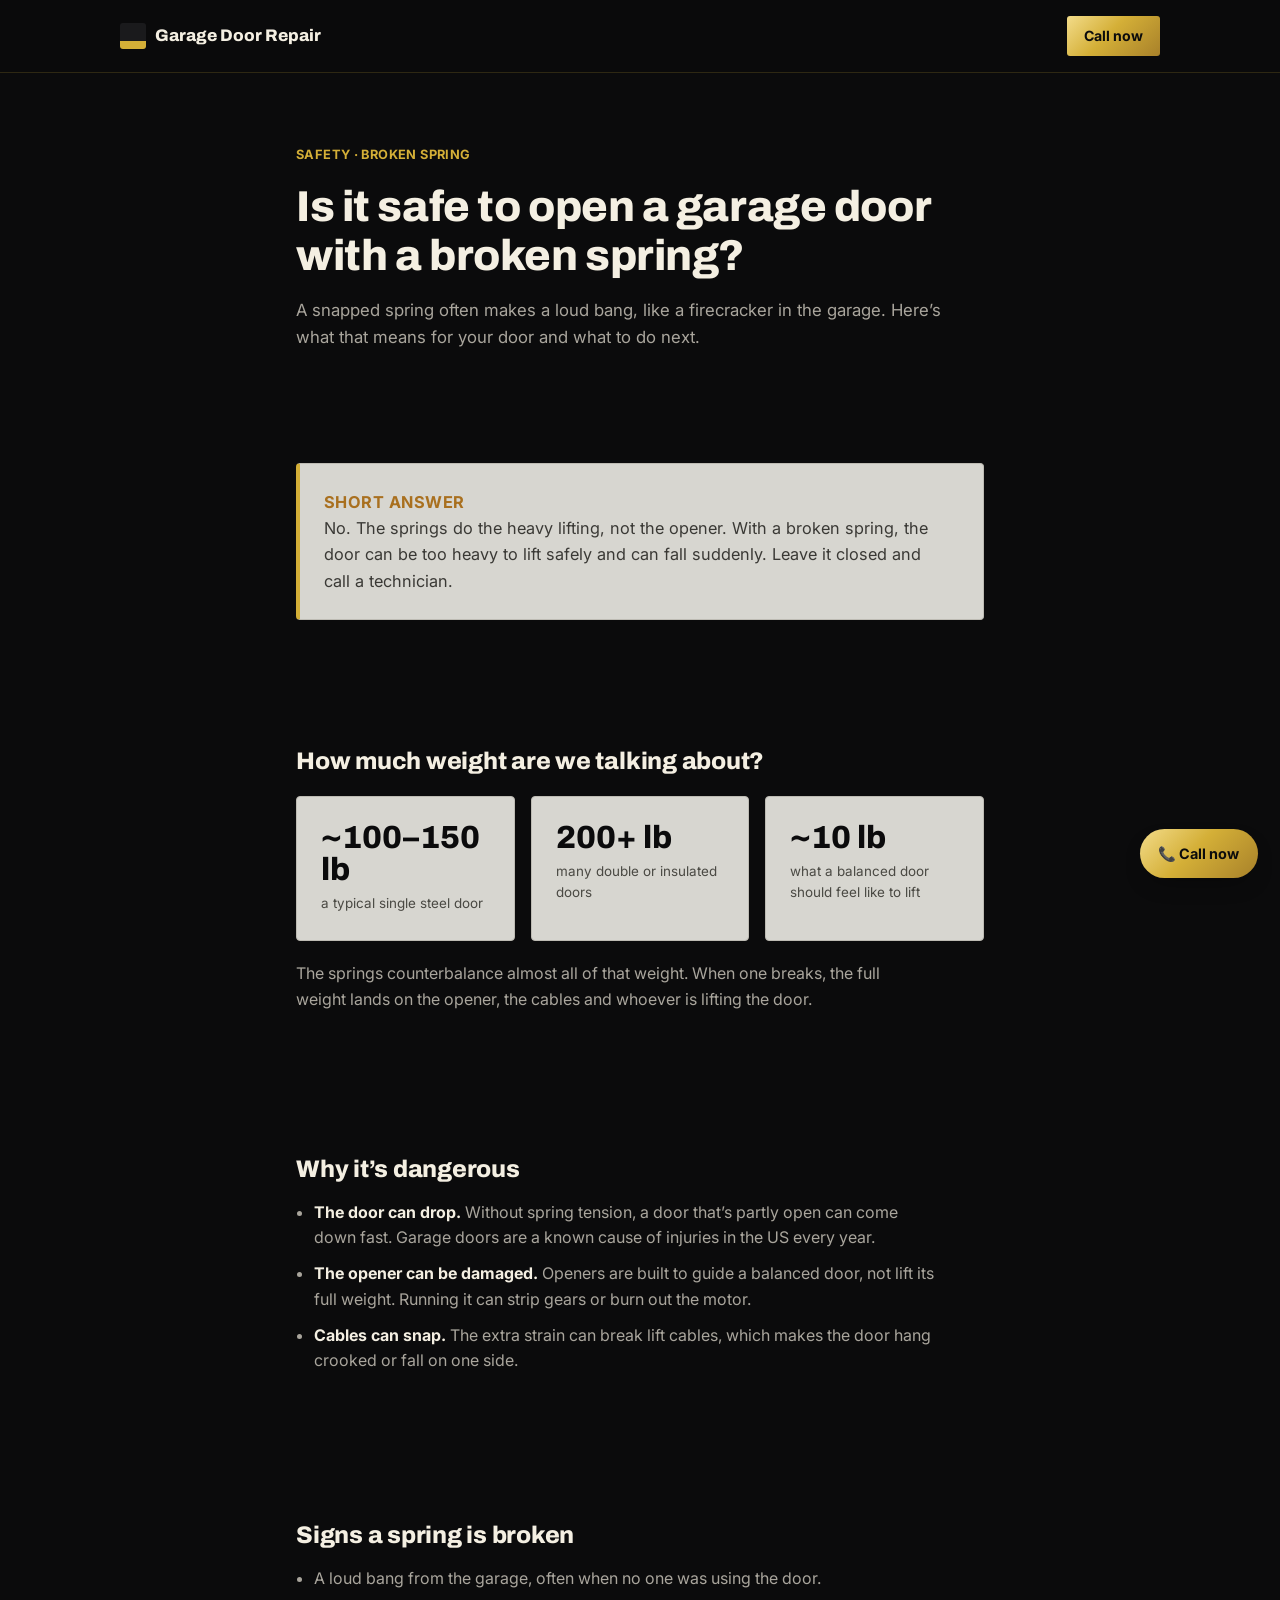
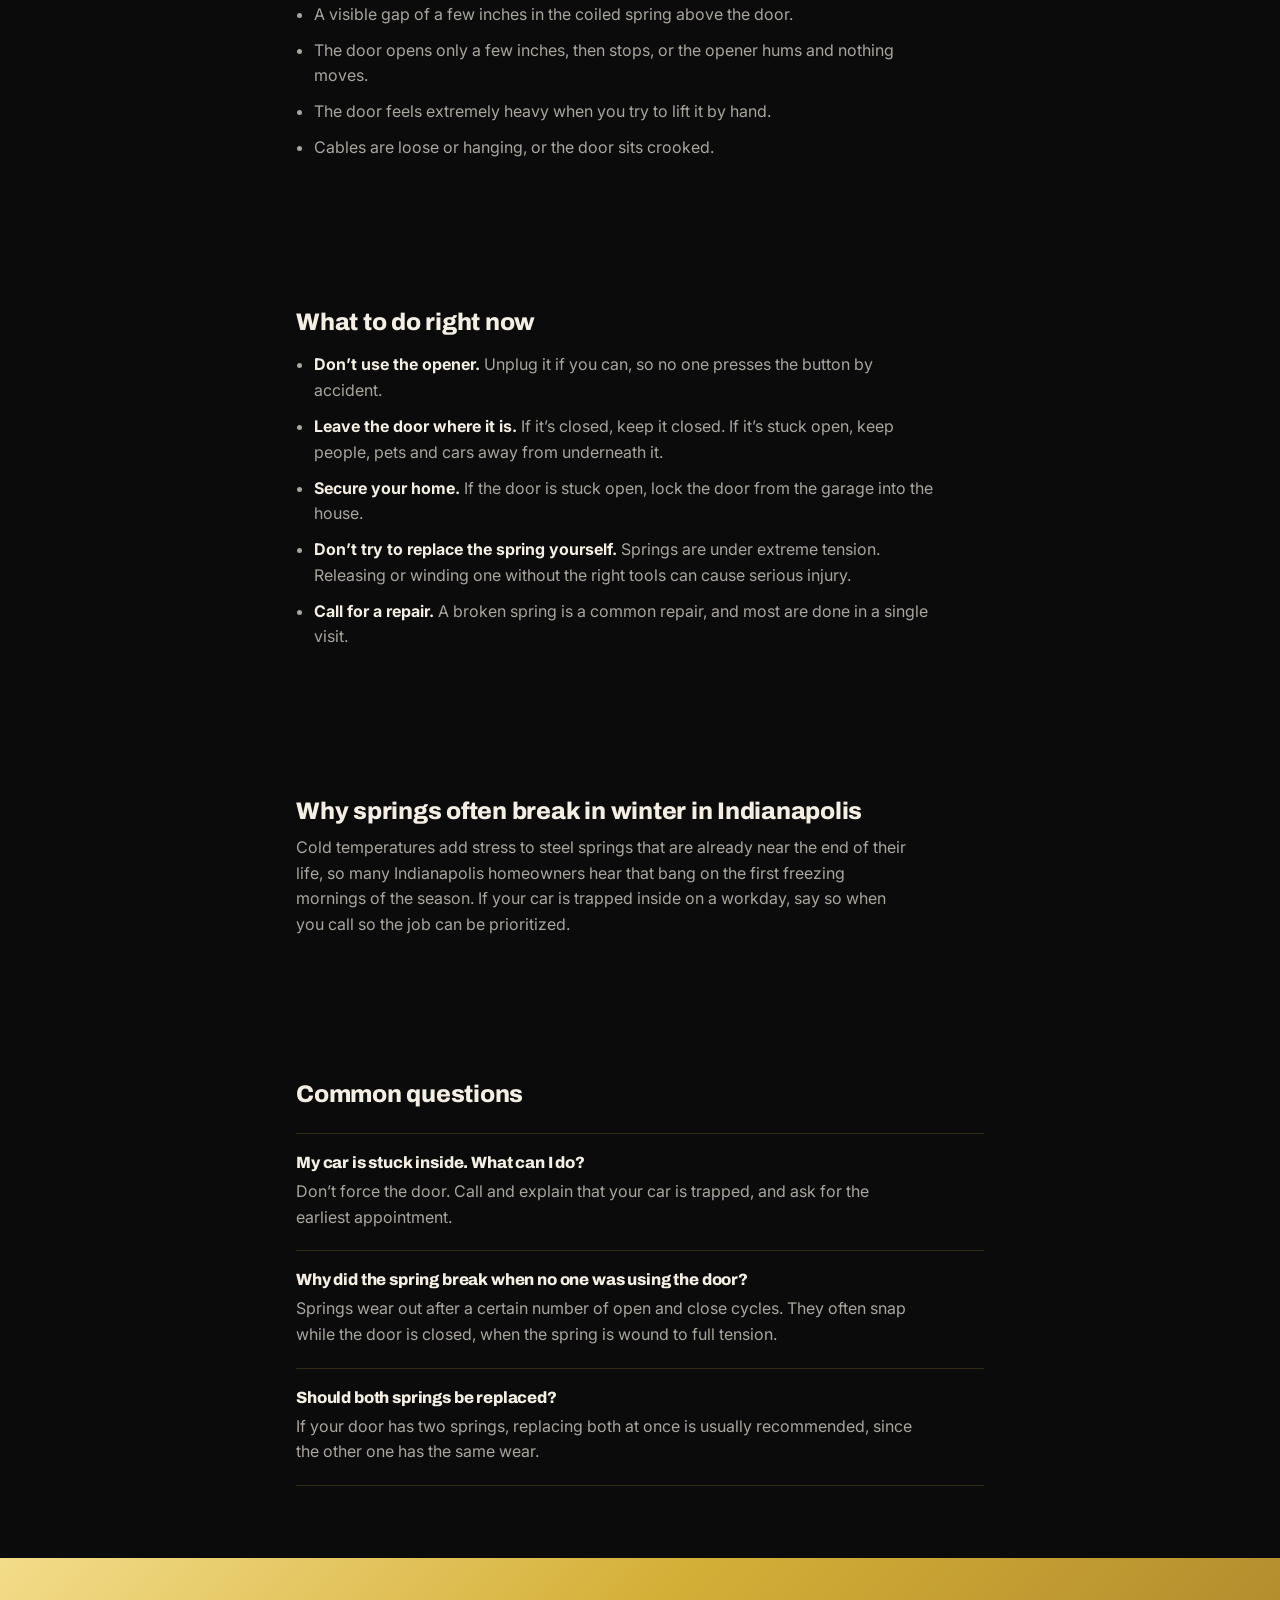
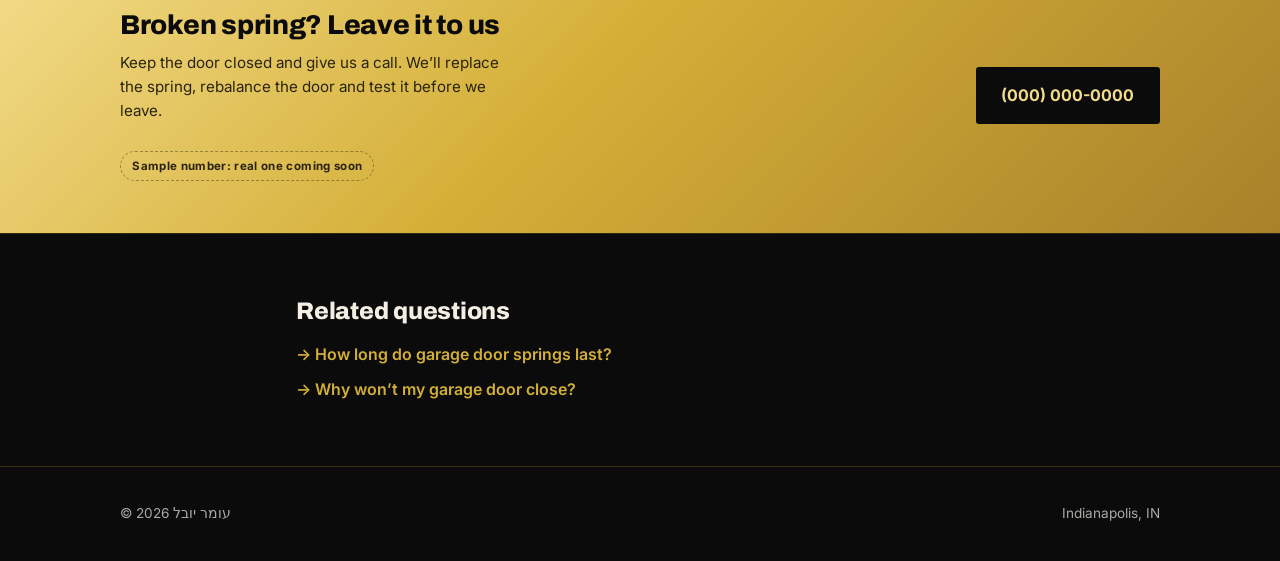
<file: guides/broken-spring-safety/index.html>
<!DOCTYPE html>
<html lang="en">
<head>
<meta charset="UTF-8">
<meta name="viewport" content="width=device-width, initial-scale=1.0">
<title>Is It Safe to Open a Garage Door With a Broken Spring? | Garage Door Repair Indianapolis</title>
<meta name="description" content="No — with a broken spring the door can be too heavy to lift safely and can fall suddenly. Here's why it's dangerous and exactly what to do right now.">
<link rel="canonical" href="https://omernyuval.github.io/garage-door-site/guides/broken-spring-safety/">
<meta name="theme-color" content="#0b0b0c">
<link rel="icon" type="image/svg+xml" href="data:image/svg+xml,%3Csvg xmlns='http://www.w3.org/2000/svg' viewBox='0 0 64 64'%3E%3Crect width='64' height='64' rx='14' fill='%230b0b0c'/%3E%3Cpath d='M12 52V22L32 10l20 12v30' fill='none' stroke='%23d4af37' stroke-width='4' stroke-linejoin='round'/%3E%3Cpath d='M19 52V29h26v23M19 36h26M19 43h26' fill='none' stroke='%23f3dc8a' stroke-width='3'/%3E%3C/svg%3E">
<link rel="apple-touch-icon" href="../../apple-touch-icon.png">
<meta property="og:type" content="article">
<meta property="og:site_name" content="Garage Door Repair Indianapolis">
<meta property="og:title" content="Is It Safe to Open a Garage Door With a Broken Spring?">
<meta property="og:description" content="No — with a broken spring the door can be too heavy to lift safely and can fall suddenly. Here's why it's dangerous and exactly what to do right now.">
<meta property="og:url" content="https://omernyuval.github.io/garage-door-site/guides/broken-spring-safety/">
<meta property="og:image" content="https://omernyuval.github.io/garage-door-site/og-image.png">
<meta name="twitter:card" content="summary_large_image">
<link rel="preconnect" href="https://fonts.googleapis.com">
<link href="https://fonts.googleapis.com/css2?family=Archivo:wght@700;800;900&family=Inter:wght@400;500;600;700&display=swap" rel="stylesheet">
<link rel="stylesheet" href="../guides.css">
</head>
<body>
<nav class="site-nav">
  <div class="wrap">
    <a class="brand" href="../../"><span class="brand-mark"></span>Garage Door Repair</a>
    <a class="nav-cta" data-phone-link href="tel:+10000000000">Call now</a>
  </div>
</nav>

<main>
  <header class="guide-hero">
    <div class="wrap">
      <p class="eyebrow">Safety &middot; Broken spring</p>
      <h1>Is it safe to open a garage door with a broken spring?</h1>
      <p class="lede">A snapped spring often makes a loud bang, like a firecracker in the garage. Here&rsquo;s what that means for your door and what to do next.</p>
    </div>
  </header>

  <section>
    <div class="wrap">
      <div class="card short-answer">
        <p class="eyebrow">Short answer</p>
        <p>No. The springs do the heavy lifting, not the opener. With a broken spring, the door can be too heavy to lift safely and can fall suddenly. Leave it closed and call a technician.</p>
      </div>
    </div>
  </section>

  <section>
    <div class="wrap">
      <h2>How much weight are we talking about?</h2>
      <div class="stat-grid">
        <div class="card stat-card"><div class="stat-num">~100&ndash;150 lb</div><div class="stat-label">a typical single steel door</div></div>
        <div class="card stat-card"><div class="stat-num">200+ lb</div><div class="stat-label">many double or insulated doors</div></div>
        <div class="card stat-card"><div class="stat-num">~10 lb</div><div class="stat-label">what a balanced door should feel like to lift</div></div>
      </div>
      <p style="margin-top:1.25rem;">The springs counterbalance almost all of that weight. When one breaks, the full weight lands on the opener, the cables and whoever is lifting the door.</p>
    </div>
  </section>

  <section>
    <div class="wrap">
      <h2>Why it&rsquo;s dangerous</h2>
      <ul class="content-list">
        <li><strong>The door can drop.</strong> Without spring tension, a door that&rsquo;s partly open can come down fast. Garage doors are a known cause of injuries in the US every year.</li>
        <li><strong>The opener can be damaged.</strong> Openers are built to guide a balanced door, not lift its full weight. Running it can strip gears or burn out the motor.</li>
        <li><strong>Cables can snap.</strong> The extra strain can break lift cables, which makes the door hang crooked or fall on one side.</li>
      </ul>
    </div>
  </section>

  <section>
    <div class="wrap">
      <h2>Signs a spring is broken</h2>
      <ul class="content-list">
        <li>A loud bang from the garage, often when no one was using the door.</li>
        <li>A visible gap of a few inches in the coiled spring above the door.</li>
        <li>The door opens only a few inches, then stops, or the opener hums and nothing moves.</li>
        <li>The door feels extremely heavy when you try to lift it by hand.</li>
        <li>Cables are loose or hanging, or the door sits crooked.</li>
      </ul>
    </div>
  </section>

  <section>
    <div class="wrap">
      <h2>What to do right now</h2>
      <ul class="content-list">
        <li><strong>Don&rsquo;t use the opener.</strong> Unplug it if you can, so no one presses the button by accident.</li>
        <li><strong>Leave the door where it is.</strong> If it&rsquo;s closed, keep it closed. If it&rsquo;s stuck open, keep people, pets and cars away from underneath it.</li>
        <li><strong>Secure your home.</strong> If the door is stuck open, lock the door from the garage into the house.</li>
        <li><strong>Don&rsquo;t try to replace the spring yourself.</strong> Springs are under extreme tension. Releasing or winding one without the right tools can cause serious injury.</li>
        <li><strong>Call for a repair.</strong> A broken spring is a common repair, and most are done in a single visit.</li>
      </ul>
    </div>
  </section>

  <section>
    <div class="wrap">
      <h2>Why springs often break in winter in Indianapolis</h2>
      <p>Cold temperatures add stress to steel springs that are already near the end of their life, so many Indianapolis homeowners hear that bang on the first freezing mornings of the season. If your car is trapped inside on a workday, say so when you call so the job can be prioritized.</p>
    </div>
  </section>

  <section>
    <div class="wrap">
      <h2>Common questions</h2>
      <div class="faq-list">
        <div class="faq-item">
          <h3>My car is stuck inside. What can I do?</h3>
          <p>Don&rsquo;t force the door. Call and explain that your car is trapped, and ask for the earliest appointment.</p>
        </div>
        <div class="faq-item">
          <h3>Why did the spring break when no one was using the door?</h3>
          <p>Springs wear out after a certain number of open and close cycles. They often snap while the door is closed, when the spring is wound to full tension.</p>
        </div>
        <div class="faq-item">
          <h3>Should both springs be replaced?</h3>
          <p>If your door has two springs, replacing both at once is usually recommended, since the other one has the same wear.</p>
        </div>
      </div>
    </div>
  </section>

  <section class="cta-band">
    <div class="wrap cta-inner">
      <div>
        <h2>Broken spring? Leave it to us</h2>
        <p>Keep the door closed and give us a call. We&rsquo;ll replace the spring, rebalance the door and test it before we leave.</p>
        <span class="sample-tag" data-phone-sample>Sample number: real one coming soon</span>
      </div>
      <a class="btn cta-btn" data-phone-link href="tel:+10000000000"><span data-phone-text>(000) 000-0000</span></a>
    </div>
  </section>

  <section class="related-section">
    <div class="wrap">
      <h2>Related questions</h2>
      <ul class="related-list">
        <li><a href="../how-long-do-garage-door-springs-last/">How long do garage door springs last?</a></li>
        <li><a href="../garage-door-wont-close/">Why won&rsquo;t my garage door close?</a></li>
      </ul>
    </div>
  </section>
</main>

<footer class="site-footer">
  <div class="wrap">
    <span>&copy; <span id="yr"></span> &#1506;&#1493;&#1502;&#1512; &#1497;&#1493;&#1489;&#1500;</span>
    <span>Indianapolis, IN</span>
  </div>
</footer>

<a class="float-call" data-phone-link href="tel:+10000000000">&#128222; Call now</a>

<script>
document.getElementById('yr').textContent = new Date().getFullYear();

(function applyPhone() {
  var BUSINESS = { phone: '', phoneDisplay: '' };
  var tel = BUSINESS.phone || '+10000000000';
  document.querySelectorAll('a[href^="tel:"], [data-phone-link]').forEach(function (a) { a.setAttribute('href', 'tel:' + tel); });
  if (BUSINESS.phoneDisplay) document.querySelectorAll('[data-phone-text]').forEach(function (el) { el.textContent = BUSINESS.phoneDisplay; });
  if (BUSINESS.phone) document.querySelectorAll('[data-phone-sample]').forEach(function (el) { el.remove(); });
})();
</script>
</body>
</html>
</file>
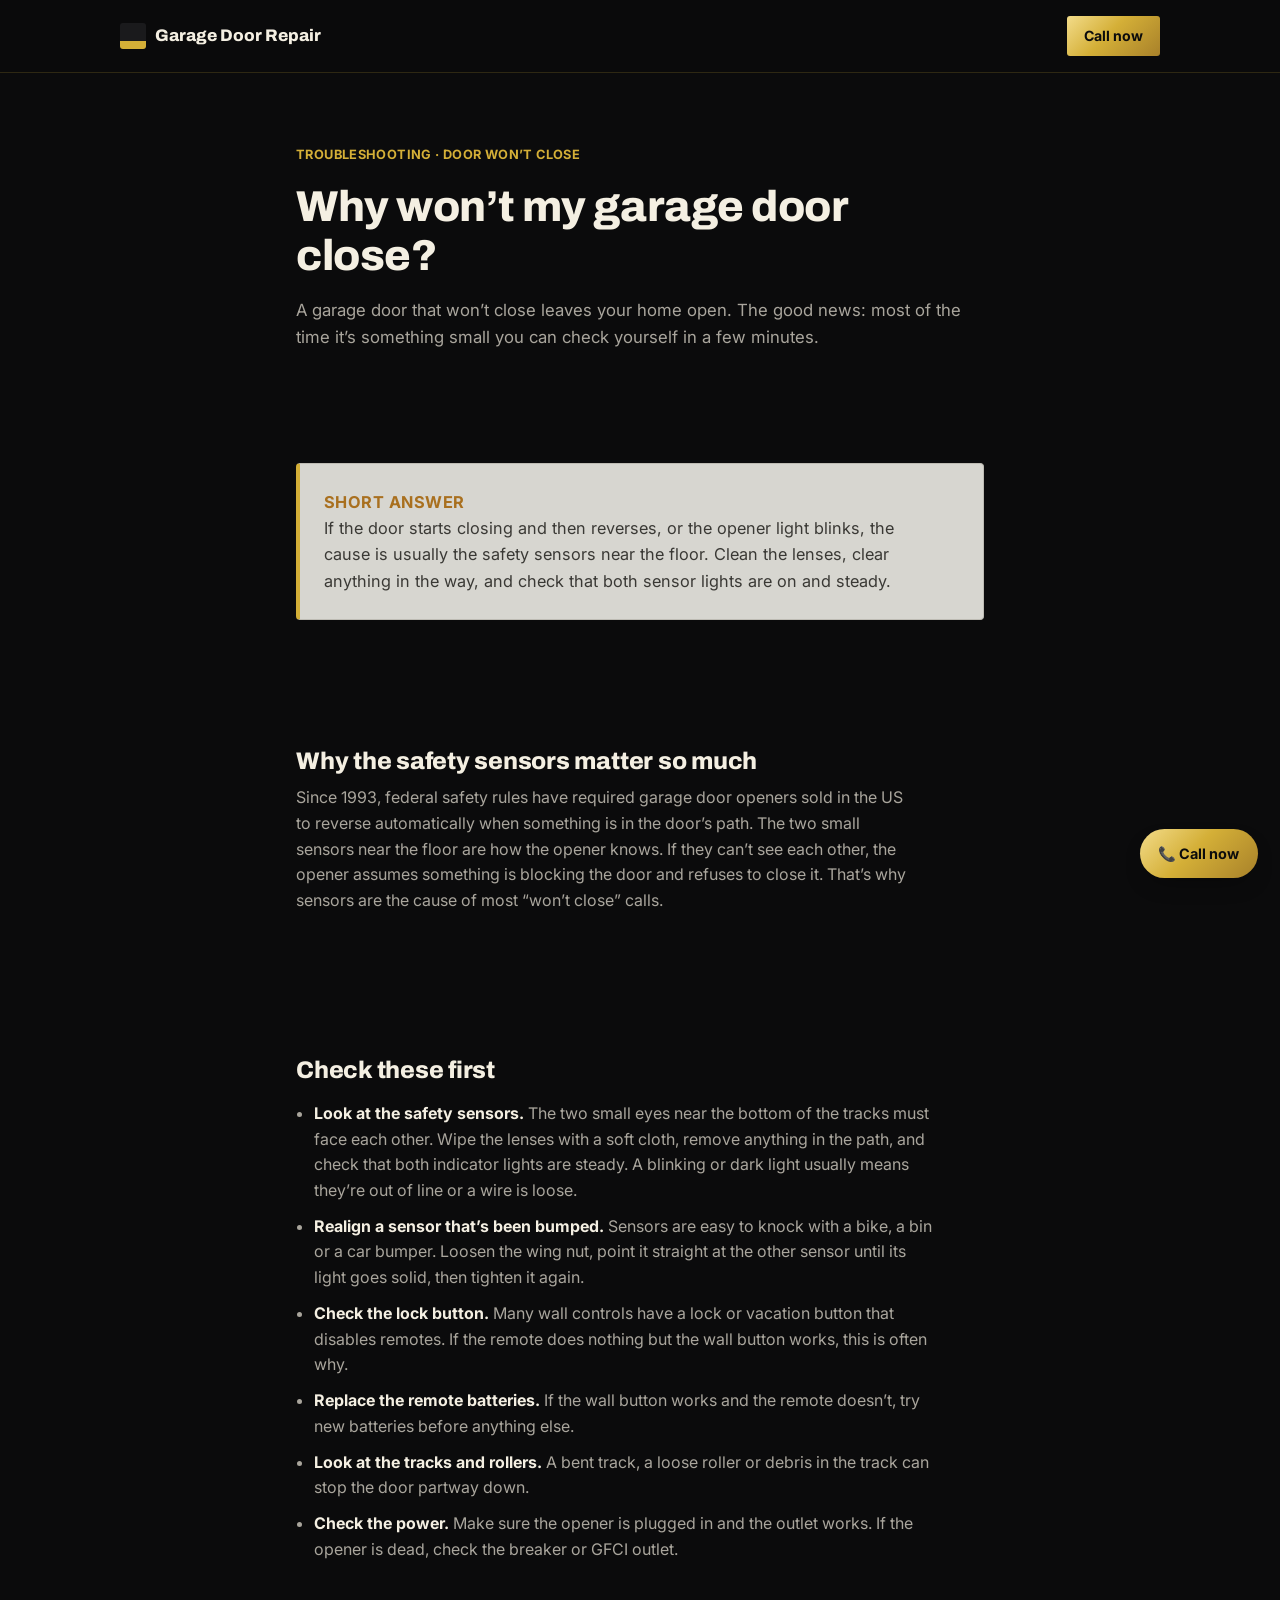
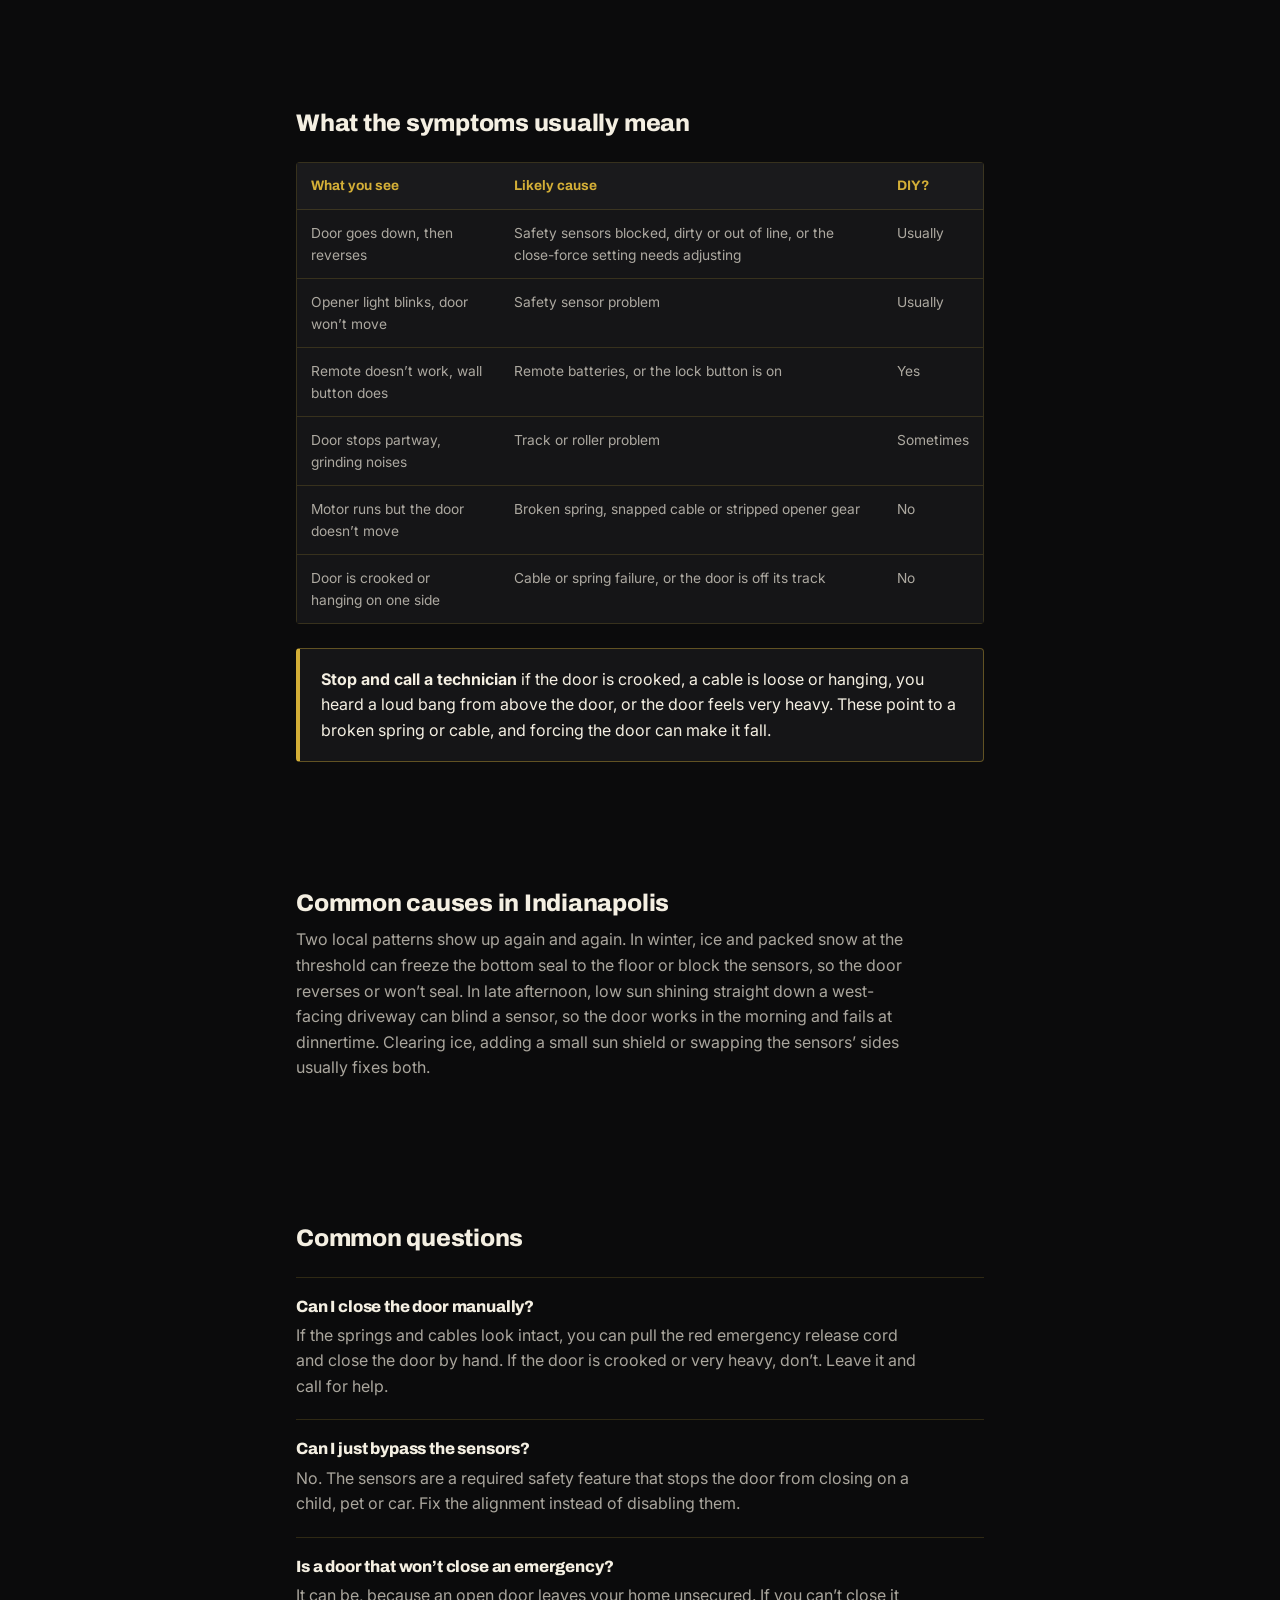
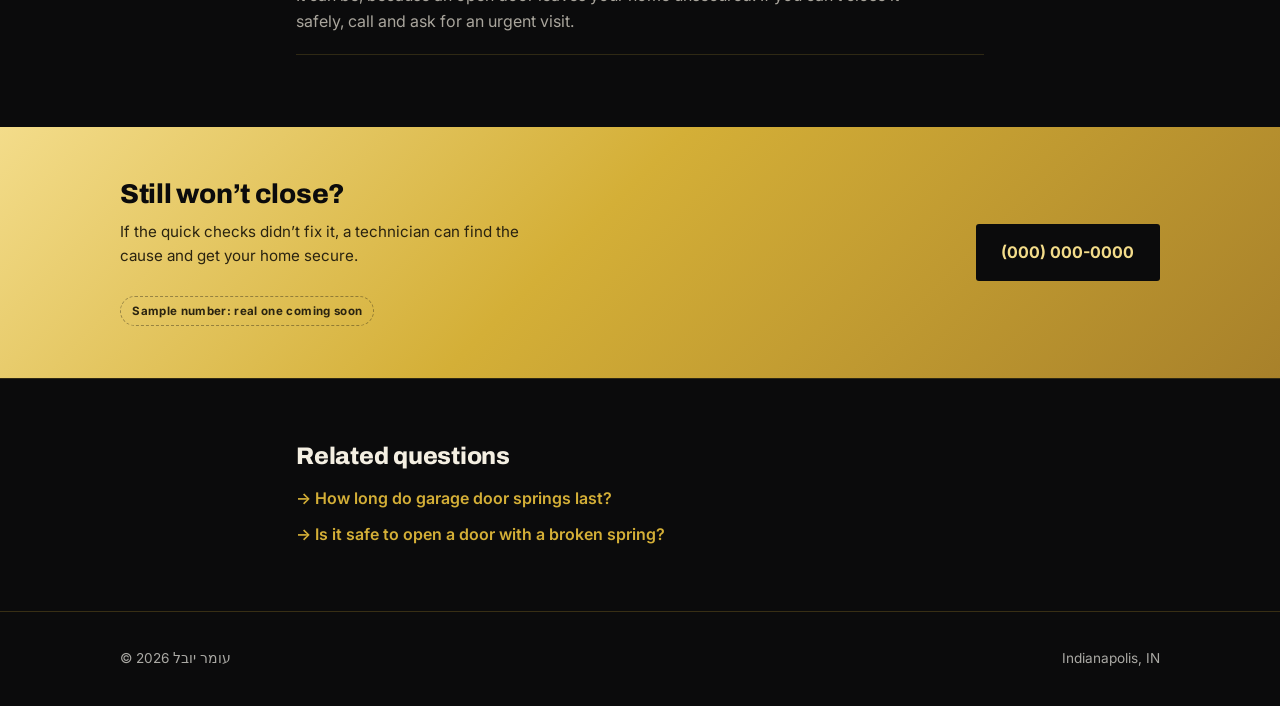
<file: guides/garage-door-wont-close/index.html>
<!DOCTYPE html>
<html lang="en">
<head>
<meta charset="UTF-8">
<meta name="viewport" content="width=device-width, initial-scale=1.0">
<title>Why Won&rsquo;t My Garage Door Close? | Garage Door Repair Indianapolis</title>
<meta name="description" content="Most of the time a garage door that won't close is a safety-sensor problem you can fix in minutes. Check the sensors, the remote and the tracks first.">
<link rel="canonical" href="https://omernyuval.github.io/garage-door-site/guides/garage-door-wont-close/">
<meta name="theme-color" content="#0b0b0c">
<link rel="icon" type="image/svg+xml" href="data:image/svg+xml,%3Csvg xmlns='http://www.w3.org/2000/svg' viewBox='0 0 64 64'%3E%3Crect width='64' height='64' rx='14' fill='%230b0b0c'/%3E%3Cpath d='M12 52V22L32 10l20 12v30' fill='none' stroke='%23d4af37' stroke-width='4' stroke-linejoin='round'/%3E%3Cpath d='M19 52V29h26v23M19 36h26M19 43h26' fill='none' stroke='%23f3dc8a' stroke-width='3'/%3E%3C/svg%3E">
<link rel="apple-touch-icon" href="../../apple-touch-icon.png">
<meta property="og:type" content="article">
<meta property="og:site_name" content="Garage Door Repair Indianapolis">
<meta property="og:title" content="Why Won&rsquo;t My Garage Door Close?">
<meta property="og:description" content="Most of the time a garage door that won't close is a safety-sensor problem you can fix in minutes. Check the sensors, the remote and the tracks first.">
<meta property="og:url" content="https://omernyuval.github.io/garage-door-site/guides/garage-door-wont-close/">
<meta property="og:image" content="https://omernyuval.github.io/garage-door-site/og-image.png">
<meta name="twitter:card" content="summary_large_image">
<link rel="preconnect" href="https://fonts.googleapis.com">
<link href="https://fonts.googleapis.com/css2?family=Archivo:wght@700;800;900&family=Inter:wght@400;500;600;700&display=swap" rel="stylesheet">
<link rel="stylesheet" href="../guides.css">
</head>
<body>
<nav class="site-nav">
  <div class="wrap">
    <a class="brand" href="../../"><span class="brand-mark"></span>Garage Door Repair</a>
    <a class="nav-cta" data-phone-link href="tel:+10000000000">Call now</a>
  </div>
</nav>

<main>
  <header class="guide-hero">
    <div class="wrap">
      <p class="eyebrow">Troubleshooting &middot; Door won&rsquo;t close</p>
      <h1>Why won&rsquo;t my garage door close?</h1>
      <p class="lede">A garage door that won&rsquo;t close leaves your home open. The good news: most of the time it&rsquo;s something small you can check yourself in a few minutes.</p>
    </div>
  </header>

  <section>
    <div class="wrap">
      <div class="card short-answer">
        <p class="eyebrow">Short answer</p>
        <p>If the door starts closing and then reverses, or the opener light blinks, the cause is usually the safety sensors near the floor. Clean the lenses, clear anything in the way, and check that both sensor lights are on and steady.</p>
      </div>
    </div>
  </section>

  <section>
    <div class="wrap">
      <h2>Why the safety sensors matter so much</h2>
      <p>Since 1993, federal safety rules have required garage door openers sold in the US to reverse automatically when something is in the door&rsquo;s path. The two small sensors near the floor are how the opener knows. If they can&rsquo;t see each other, the opener assumes something is blocking the door and refuses to close it. That&rsquo;s why sensors are the cause of most &ldquo;won&rsquo;t close&rdquo; calls.</p>
    </div>
  </section>

  <section>
    <div class="wrap">
      <h2>Check these first</h2>
      <ul class="content-list">
        <li><strong>Look at the safety sensors.</strong> The two small eyes near the bottom of the tracks must face each other. Wipe the lenses with a soft cloth, remove anything in the path, and check that both indicator lights are steady. A blinking or dark light usually means they&rsquo;re out of line or a wire is loose.</li>
        <li><strong>Realign a sensor that&rsquo;s been bumped.</strong> Sensors are easy to knock with a bike, a bin or a car bumper. Loosen the wing nut, point it straight at the other sensor until its light goes solid, then tighten it again.</li>
        <li><strong>Check the lock button.</strong> Many wall controls have a lock or vacation button that disables remotes. If the remote does nothing but the wall button works, this is often why.</li>
        <li><strong>Replace the remote batteries.</strong> If the wall button works and the remote doesn&rsquo;t, try new batteries before anything else.</li>
        <li><strong>Look at the tracks and rollers.</strong> A bent track, a loose roller or debris in the track can stop the door partway down.</li>
        <li><strong>Check the power.</strong> Make sure the opener is plugged in and the outlet works. If the opener is dead, check the breaker or GFCI outlet.</li>
      </ul>
    </div>
  </section>

  <section>
    <div class="wrap">
      <h2>What the symptoms usually mean</h2>
      <div class="table-wrap">
        <table class="guide-table">
          <thead>
            <tr><th>What you see</th><th>Likely cause</th><th>DIY?</th></tr>
          </thead>
          <tbody>
            <tr><td>Door goes down, then reverses</td><td>Safety sensors blocked, dirty or out of line, or the close-force setting needs adjusting</td><td>Usually</td></tr>
            <tr><td>Opener light blinks, door won&rsquo;t move</td><td>Safety sensor problem</td><td>Usually</td></tr>
            <tr><td>Remote doesn&rsquo;t work, wall button does</td><td>Remote batteries, or the lock button is on</td><td>Yes</td></tr>
            <tr><td>Door stops partway, grinding noises</td><td>Track or roller problem</td><td>Sometimes</td></tr>
            <tr><td>Motor runs but the door doesn&rsquo;t move</td><td>Broken spring, snapped cable or stripped opener gear</td><td>No</td></tr>
            <tr><td>Door is crooked or hanging on one side</td><td>Cable or spring failure, or the door is off its track</td><td>No</td></tr>
          </tbody>
        </table>
      </div>
      <div class="callout-warn">
        <p><strong>Stop and call a technician</strong> if the door is crooked, a cable is loose or hanging, you heard a loud bang from above the door, or the door feels very heavy. These point to a broken spring or cable, and forcing the door can make it fall.</p>
      </div>
    </div>
  </section>

  <section>
    <div class="wrap">
      <h2>Common causes in Indianapolis</h2>
      <p>Two local patterns show up again and again. In winter, ice and packed snow at the threshold can freeze the bottom seal to the floor or block the sensors, so the door reverses or won&rsquo;t seal. In late afternoon, low sun shining straight down a west-facing driveway can blind a sensor, so the door works in the morning and fails at dinnertime. Clearing ice, adding a small sun shield or swapping the sensors&rsquo; sides usually fixes both.</p>
    </div>
  </section>

  <section>
    <div class="wrap">
      <h2>Common questions</h2>
      <div class="faq-list">
        <div class="faq-item">
          <h3>Can I close the door manually?</h3>
          <p>If the springs and cables look intact, you can pull the red emergency release cord and close the door by hand. If the door is crooked or very heavy, don&rsquo;t. Leave it and call for help.</p>
        </div>
        <div class="faq-item">
          <h3>Can I just bypass the sensors?</h3>
          <p>No. The sensors are a required safety feature that stops the door from closing on a child, pet or car. Fix the alignment instead of disabling them.</p>
        </div>
        <div class="faq-item">
          <h3>Is a door that won&rsquo;t close an emergency?</h3>
          <p>It can be, because an open door leaves your home unsecured. If you can&rsquo;t close it safely, call and ask for an urgent visit.</p>
        </div>
      </div>
    </div>
  </section>

  <section class="cta-band">
    <div class="wrap cta-inner">
      <div>
        <h2>Still won&rsquo;t close?</h2>
        <p>If the quick checks didn&rsquo;t fix it, a technician can find the cause and get your home secure.</p>
        <span class="sample-tag" data-phone-sample>Sample number: real one coming soon</span>
      </div>
      <a class="btn cta-btn" data-phone-link href="tel:+10000000000"><span data-phone-text>(000) 000-0000</span></a>
    </div>
  </section>

  <section class="related-section">
    <div class="wrap">
      <h2>Related questions</h2>
      <ul class="related-list">
        <li><a href="../how-long-do-garage-door-springs-last/">How long do garage door springs last?</a></li>
        <li><a href="../broken-spring-safety/">Is it safe to open a door with a broken spring?</a></li>
      </ul>
    </div>
  </section>
</main>

<footer class="site-footer">
  <div class="wrap">
    <span>&copy; <span id="yr"></span> &#1506;&#1493;&#1502;&#1512; &#1497;&#1493;&#1489;&#1500;</span>
    <span>Indianapolis, IN</span>
  </div>
</footer>

<a class="float-call" data-phone-link href="tel:+10000000000">&#128222; Call now</a>

<script>
document.getElementById('yr').textContent = new Date().getFullYear();

(function applyPhone() {
  var BUSINESS = { phone: '', phoneDisplay: '' };
  var tel = BUSINESS.phone || '+10000000000';
  document.querySelectorAll('a[href^="tel:"], [data-phone-link]').forEach(function (a) { a.setAttribute('href', 'tel:' + tel); });
  if (BUSINESS.phoneDisplay) document.querySelectorAll('[data-phone-text]').forEach(function (el) { el.textContent = BUSINESS.phoneDisplay; });
  if (BUSINESS.phone) document.querySelectorAll('[data-phone-sample]').forEach(function (el) { el.remove(); });
})();
</script>
</body>
</html>
</file>
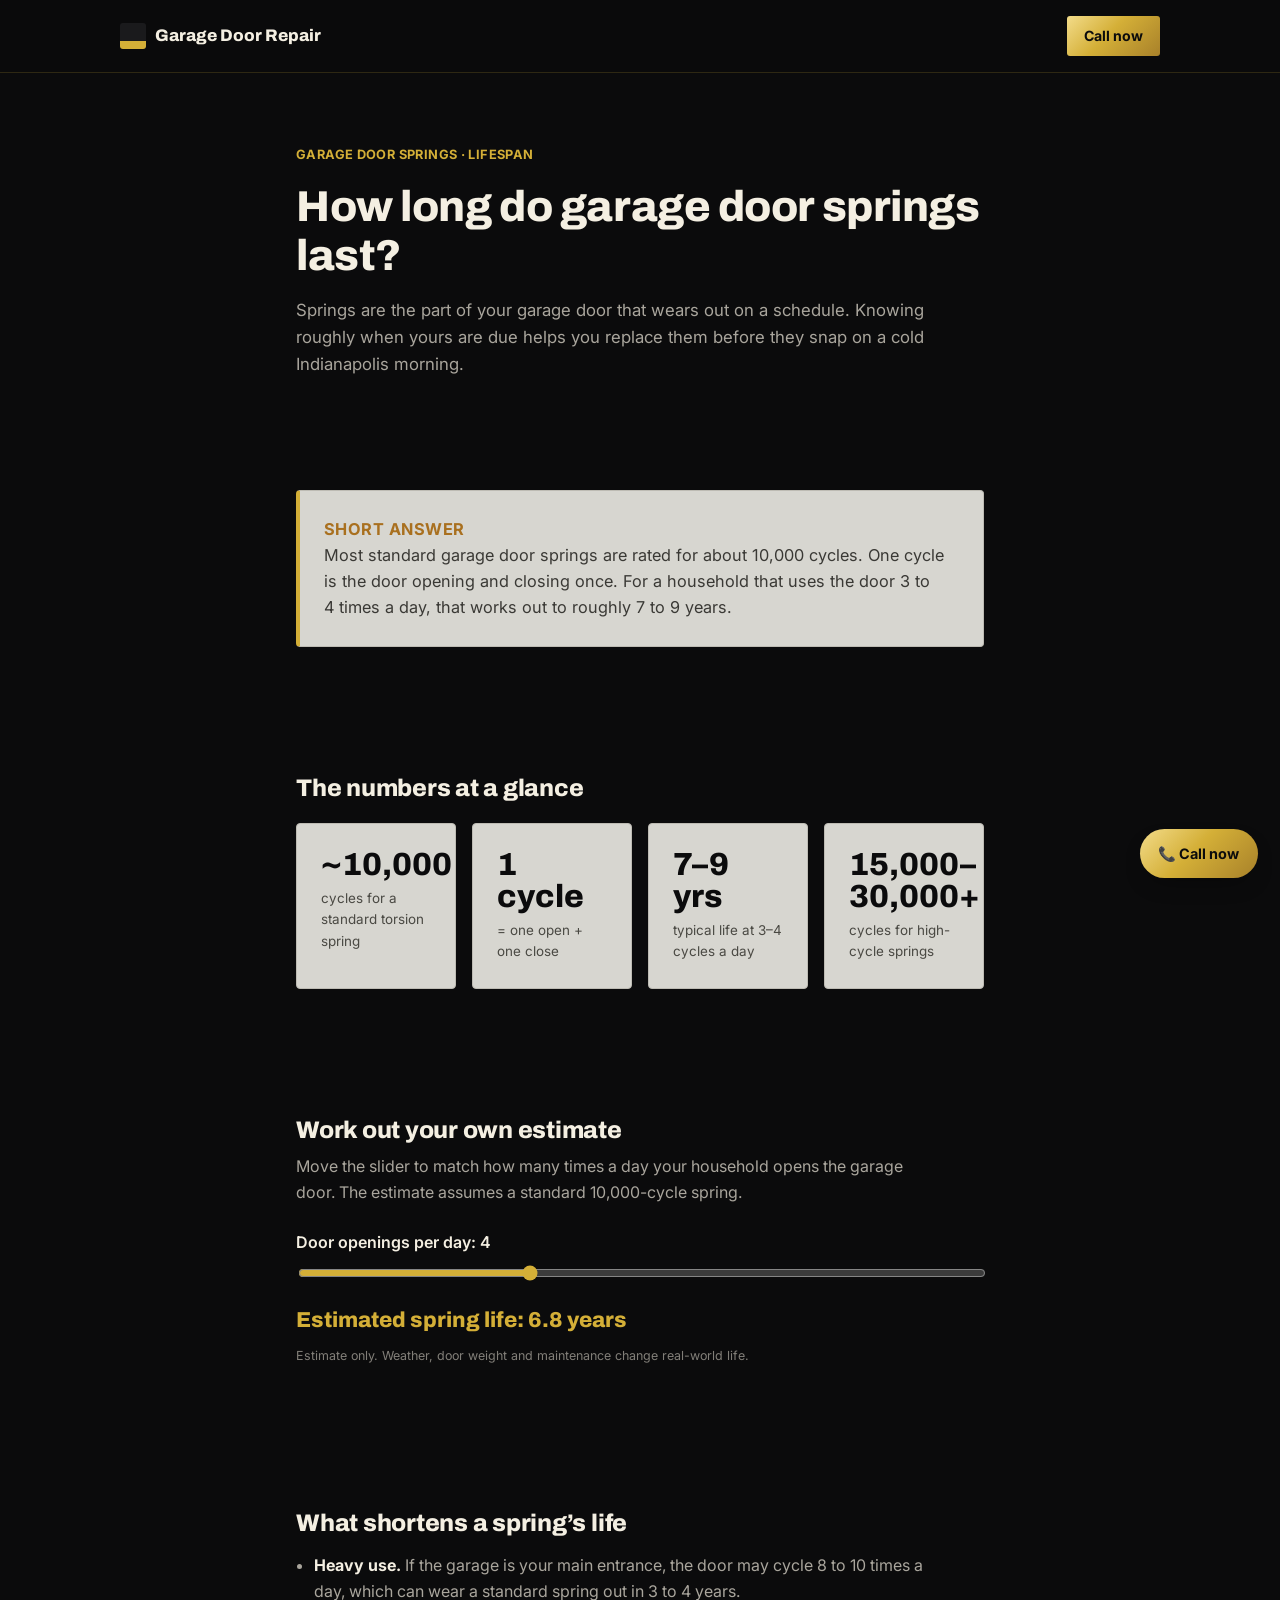
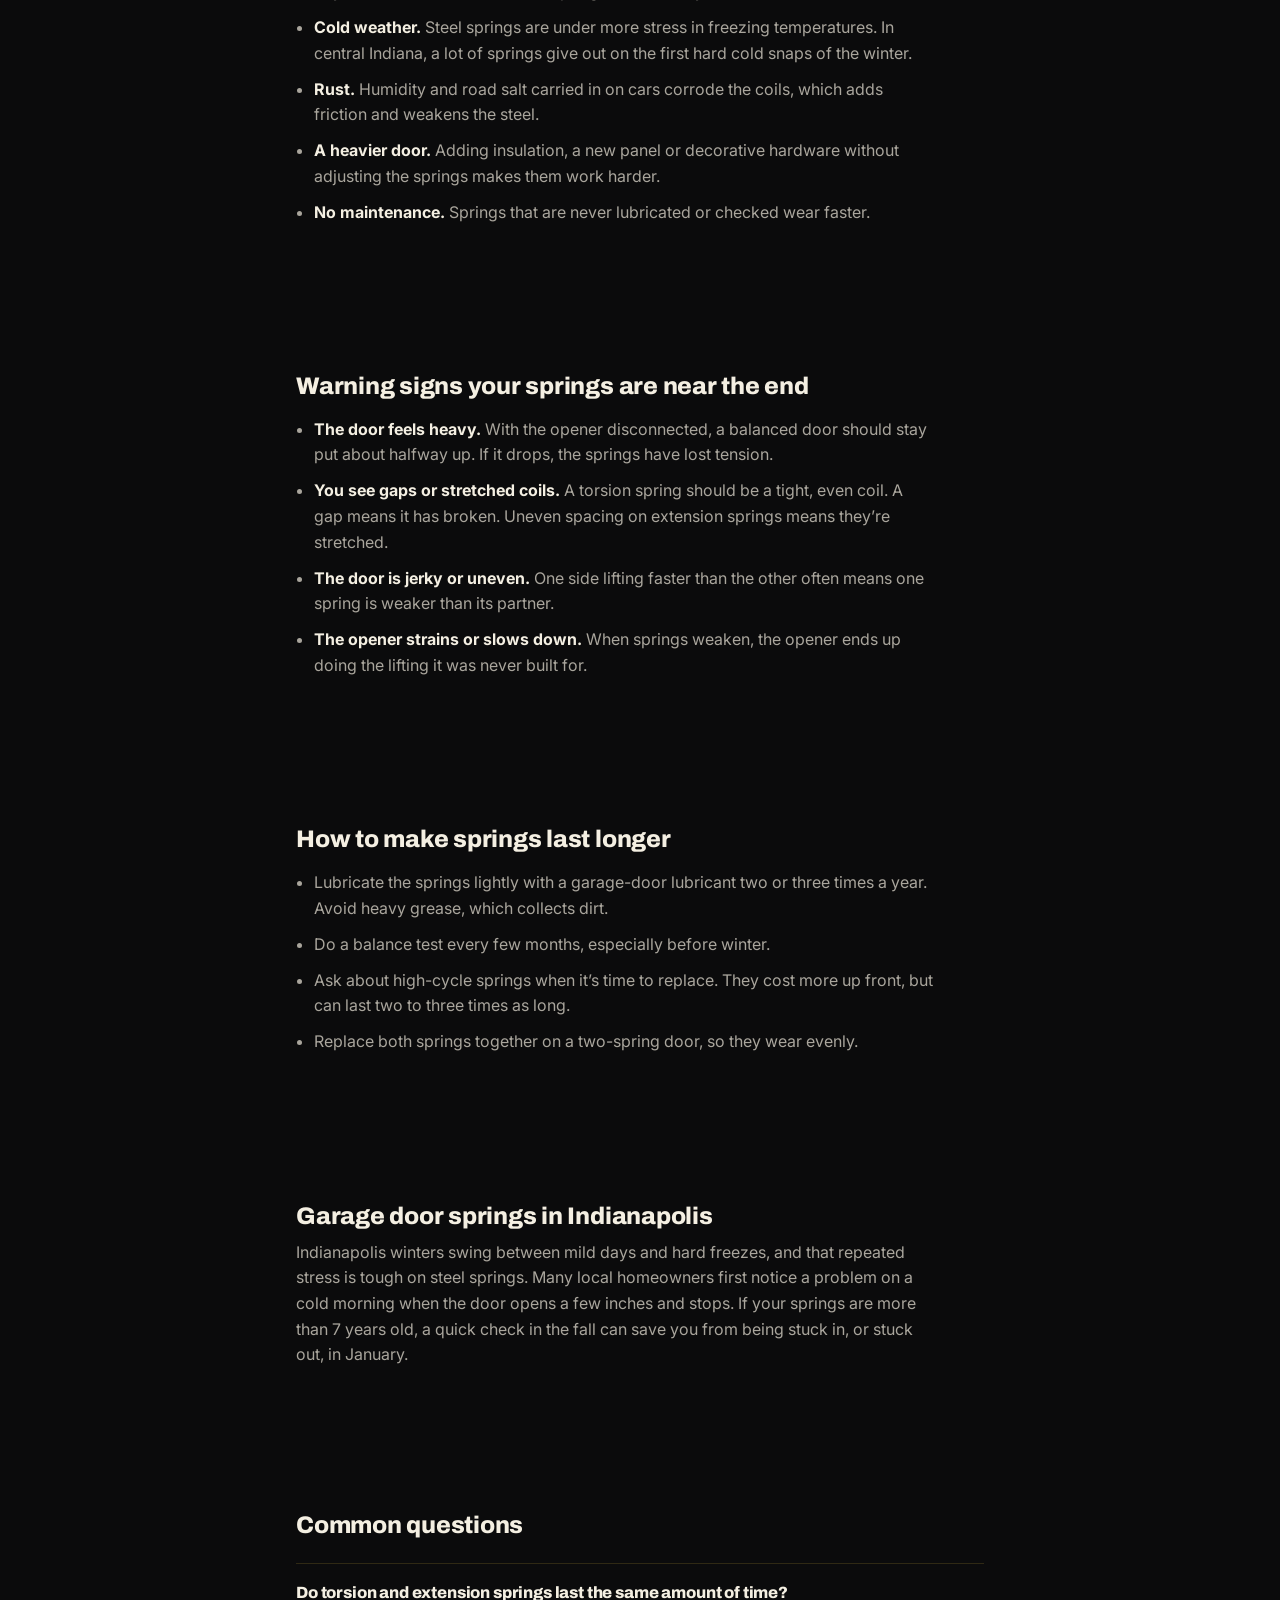
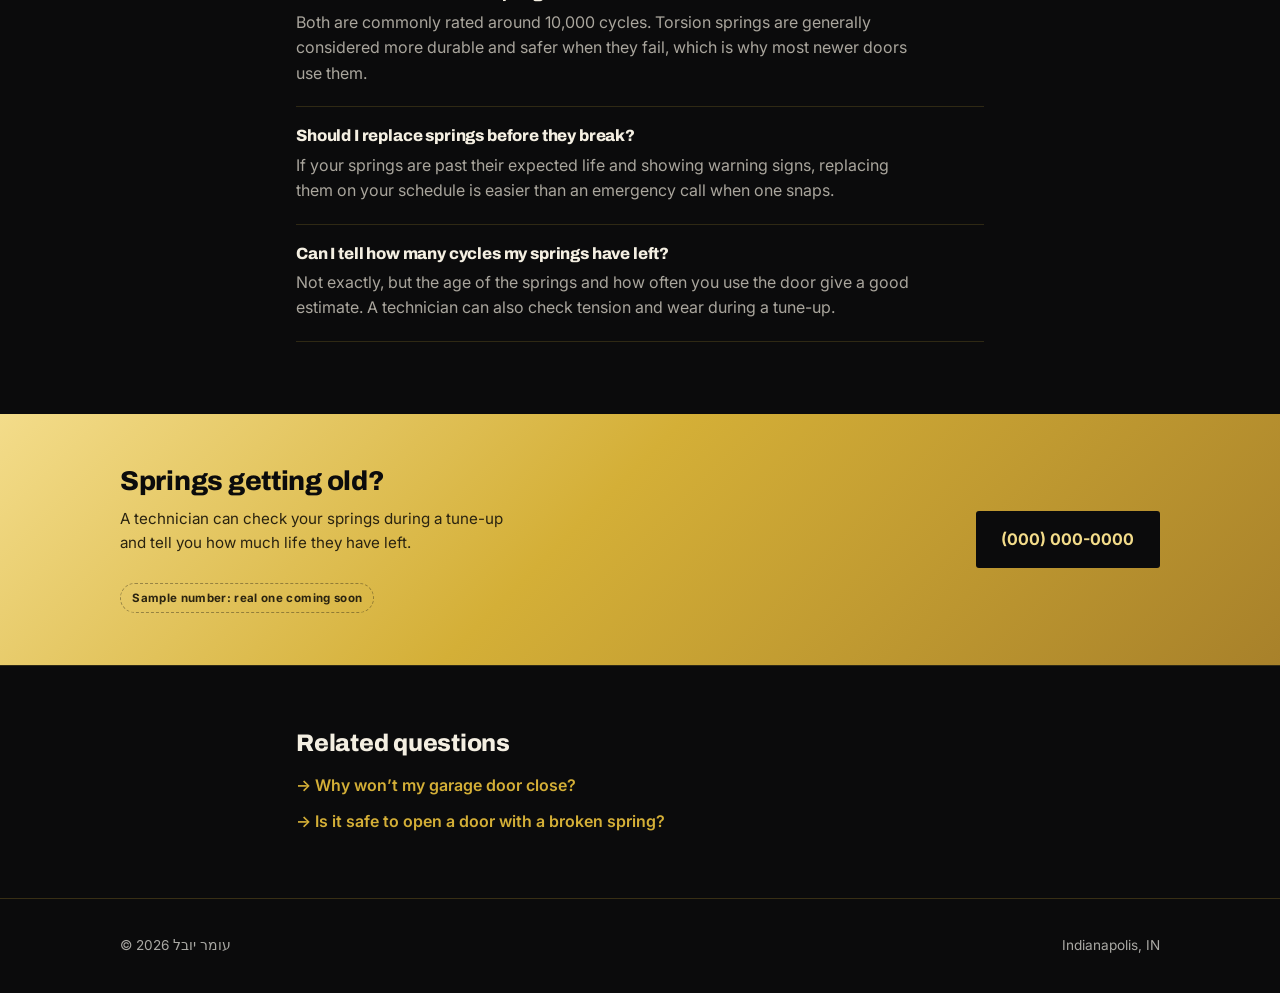
<file: guides/how-long-do-garage-door-springs-last/index.html>
<!DOCTYPE html>
<html lang="en">
<head>
<meta charset="UTF-8">
<meta name="viewport" content="width=device-width, initial-scale=1.0">
<title>How Long Do Garage Door Springs Last? | Garage Door Repair Indianapolis</title>
<meta name="description" content="Most garage door springs are rated for about 10,000 cycles — roughly 7 to 9 years of normal use. See the numbers, warning signs, and how to make yours last longer.">
<link rel="canonical" href="https://omernyuval.github.io/garage-door-site/guides/how-long-do-garage-door-springs-last/">
<meta name="theme-color" content="#0b0b0c">
<link rel="icon" type="image/svg+xml" href="data:image/svg+xml,%3Csvg xmlns='http://www.w3.org/2000/svg' viewBox='0 0 64 64'%3E%3Crect width='64' height='64' rx='14' fill='%230b0b0c'/%3E%3Cpath d='M12 52V22L32 10l20 12v30' fill='none' stroke='%23d4af37' stroke-width='4' stroke-linejoin='round'/%3E%3Cpath d='M19 52V29h26v23M19 36h26M19 43h26' fill='none' stroke='%23f3dc8a' stroke-width='3'/%3E%3C/svg%3E">
<link rel="apple-touch-icon" href="../../apple-touch-icon.png">
<meta property="og:type" content="article">
<meta property="og:site_name" content="Garage Door Repair Indianapolis">
<meta property="og:title" content="How Long Do Garage Door Springs Last?">
<meta property="og:description" content="Most garage door springs are rated for about 10,000 cycles — roughly 7 to 9 years of normal use. See the numbers, warning signs, and how to make yours last longer.">
<meta property="og:url" content="https://omernyuval.github.io/garage-door-site/guides/how-long-do-garage-door-springs-last/">
<meta property="og:image" content="https://omernyuval.github.io/garage-door-site/og-image.png">
<meta name="twitter:card" content="summary_large_image">
<link rel="preconnect" href="https://fonts.googleapis.com">
<link href="https://fonts.googleapis.com/css2?family=Archivo:wght@700;800;900&family=Inter:wght@400;500;600;700&display=swap" rel="stylesheet">
<link rel="stylesheet" href="../guides.css">
</head>
<body>
<nav class="site-nav">
  <div class="wrap">
    <a class="brand" href="../../"><span class="brand-mark"></span>Garage Door Repair</a>
    <a class="nav-cta" data-phone-link href="tel:+10000000000">Call now</a>
  </div>
</nav>

<main>
  <header class="guide-hero">
    <div class="wrap">
      <p class="eyebrow">Garage door springs &middot; Lifespan</p>
      <h1>How long do garage door springs last?</h1>
      <p class="lede">Springs are the part of your garage door that wears out on a schedule. Knowing roughly when yours are due helps you replace them before they snap on a cold Indianapolis morning.</p>
    </div>
  </header>

  <section>
    <div class="wrap">
      <div class="card short-answer">
        <p class="eyebrow">Short answer</p>
        <p>Most standard garage door springs are rated for about 10,000 cycles. One cycle is the door opening and closing once. For a household that uses the door 3 to 4 times a day, that works out to roughly 7 to 9 years.</p>
      </div>
    </div>
  </section>

  <section>
    <div class="wrap">
      <h2>The numbers at a glance</h2>
      <div class="stat-grid">
        <div class="card stat-card"><div class="stat-num">~10,000</div><div class="stat-label">cycles for a standard torsion spring</div></div>
        <div class="card stat-card"><div class="stat-num">1 cycle</div><div class="stat-label">= one open + one close</div></div>
        <div class="card stat-card"><div class="stat-num">7&ndash;9 yrs</div><div class="stat-label">typical life at 3&ndash;4 cycles a day</div></div>
        <div class="card stat-card"><div class="stat-num">15,000&ndash;30,000+</div><div class="stat-label">cycles for high-cycle springs</div></div>
      </div>
    </div>
  </section>

  <section>
    <div class="wrap">
      <h2>Work out your own estimate</h2>
      <p>Move the slider to match how many times a day your household opens the garage door. The estimate assumes a standard 10,000-cycle spring.</p>
      <div class="estimate-tool">
        <label for="openingsRange">Door openings per day: <span id="openingsValue">4</span></label>
        <input type="range" id="openingsRange" min="1" max="10" step="1" value="4">
        <div class="estimate-result">Estimated spring life: <span id="estimateResult">6.8</span> years</div>
        <p class="estimate-note">Estimate only. Weather, door weight and maintenance change real-world life.</p>
      </div>
    </div>
  </section>

  <section>
    <div class="wrap">
      <h2>What shortens a spring&rsquo;s life</h2>
      <ul class="content-list">
        <li><strong>Heavy use.</strong> If the garage is your main entrance, the door may cycle 8 to 10 times a day, which can wear a standard spring out in 3 to 4 years.</li>
        <li><strong>Cold weather.</strong> Steel springs are under more stress in freezing temperatures. In central Indiana, a lot of springs give out on the first hard cold snaps of the winter.</li>
        <li><strong>Rust.</strong> Humidity and road salt carried in on cars corrode the coils, which adds friction and weakens the steel.</li>
        <li><strong>A heavier door.</strong> Adding insulation, a new panel or decorative hardware without adjusting the springs makes them work harder.</li>
        <li><strong>No maintenance.</strong> Springs that are never lubricated or checked wear faster.</li>
      </ul>
    </div>
  </section>

  <section>
    <div class="wrap">
      <h2>Warning signs your springs are near the end</h2>
      <ul class="content-list">
        <li><strong>The door feels heavy.</strong> With the opener disconnected, a balanced door should stay put about halfway up. If it drops, the springs have lost tension.</li>
        <li><strong>You see gaps or stretched coils.</strong> A torsion spring should be a tight, even coil. A gap means it has broken. Uneven spacing on extension springs means they&rsquo;re stretched.</li>
        <li><strong>The door is jerky or uneven.</strong> One side lifting faster than the other often means one spring is weaker than its partner.</li>
        <li><strong>The opener strains or slows down.</strong> When springs weaken, the opener ends up doing the lifting it was never built for.</li>
      </ul>
    </div>
  </section>

  <section>
    <div class="wrap">
      <h2>How to make springs last longer</h2>
      <ul class="content-list">
        <li>Lubricate the springs lightly with a garage-door lubricant two or three times a year. Avoid heavy grease, which collects dirt.</li>
        <li>Do a balance test every few months, especially before winter.</li>
        <li>Ask about high-cycle springs when it&rsquo;s time to replace. They cost more up front, but can last two to three times as long.</li>
        <li>Replace both springs together on a two-spring door, so they wear evenly.</li>
      </ul>
    </div>
  </section>

  <section>
    <div class="wrap">
      <h2>Garage door springs in Indianapolis</h2>
      <p>Indianapolis winters swing between mild days and hard freezes, and that repeated stress is tough on steel springs. Many local homeowners first notice a problem on a cold morning when the door opens a few inches and stops. If your springs are more than 7 years old, a quick check in the fall can save you from being stuck in, or stuck out, in January.</p>
    </div>
  </section>

  <section>
    <div class="wrap">
      <h2>Common questions</h2>
      <div class="faq-list">
        <div class="faq-item">
          <h3>Do torsion and extension springs last the same amount of time?</h3>
          <p>Both are commonly rated around 10,000 cycles. Torsion springs are generally considered more durable and safer when they fail, which is why most newer doors use them.</p>
        </div>
        <div class="faq-item">
          <h3>Should I replace springs before they break?</h3>
          <p>If your springs are past their expected life and showing warning signs, replacing them on your schedule is easier than an emergency call when one snaps.</p>
        </div>
        <div class="faq-item">
          <h3>Can I tell how many cycles my springs have left?</h3>
          <p>Not exactly, but the age of the springs and how often you use the door give a good estimate. A technician can also check tension and wear during a tune-up.</p>
        </div>
      </div>
    </div>
  </section>

  <section class="cta-band">
    <div class="wrap cta-inner">
      <div>
        <h2>Springs getting old?</h2>
        <p>A technician can check your springs during a tune-up and tell you how much life they have left.</p>
        <span class="sample-tag" data-phone-sample>Sample number: real one coming soon</span>
      </div>
      <a class="btn cta-btn" data-phone-link href="tel:+10000000000"><span data-phone-text>(000) 000-0000</span></a>
    </div>
  </section>

  <section class="related-section">
    <div class="wrap">
      <h2>Related questions</h2>
      <ul class="related-list">
        <li><a href="../garage-door-wont-close/">Why won&rsquo;t my garage door close?</a></li>
        <li><a href="../broken-spring-safety/">Is it safe to open a door with a broken spring?</a></li>
      </ul>
    </div>
  </section>
</main>

<footer class="site-footer">
  <div class="wrap">
    <span>&copy; <span id="yr"></span> &#1506;&#1493;&#1502;&#1512; &#1497;&#1493;&#1489;&#1500;</span>
    <span>Indianapolis, IN</span>
  </div>
</footer>

<a class="float-call" data-phone-link href="tel:+10000000000">&#128222; Call now</a>

<script>
document.getElementById('yr').textContent = new Date().getFullYear();

/* Keep in sync with the BUSINESS object in the main site's index.html --
   this file has no build step, so the real number has to be set in both
   places until there's a shared config loaded by each page. */
(function applyPhone() {
  var BUSINESS = { phone: '', phoneDisplay: '' };
  var tel = BUSINESS.phone || '+10000000000';
  document.querySelectorAll('a[href^="tel:"], [data-phone-link]').forEach(function (a) { a.setAttribute('href', 'tel:' + tel); });
  if (BUSINESS.phoneDisplay) document.querySelectorAll('[data-phone-text]').forEach(function (el) { el.textContent = BUSINESS.phoneDisplay; });
  if (BUSINESS.phone) document.querySelectorAll('[data-phone-sample]').forEach(function (el) { el.remove(); });
})();

(function springEstimate() {
  var CYCLES = 10000;
  var range = document.getElementById('openingsRange');
  var valueOut = document.getElementById('openingsValue');
  var resultOut = document.getElementById('estimateResult');
  function update() {
    var perDay = Number(range.value);
    valueOut.textContent = perDay;
    var years = CYCLES / (perDay * 365);
    resultOut.textContent = years.toFixed(1);
  }
  range.addEventListener('input', update);
  update();
})();
</script>
</body>
</html>
</file>
<file: guides/guides.css>
/* Shared styles for the unlinked guide pages under /guides/ — matches the
   site's real black-and-gold theme (see index.html's own "Site-wide black &
   gold theme" block), kept in one file since the three guide pages share
   the exact same structure. */

:root {
  --charcoal: #0b0b0c;
  --charcoal-raised: #151517;
  --concrete: #f4efe2;
  --ink: #f4efe2;
  --ink-soft: rgba(244,239,226,.68);
  --paper: #0b0b0c;
  --amber: #d4af37;
  --amber-dim: #a9701f;
  --line: rgba(212,175,55,.18);
  --gold-grad: linear-gradient(135deg, #f3dc8a 0%, #d4af37 45%, #a8812a 100%);
  --font-head: "Archivo", "Heebo", "Arial Narrow", sans-serif;
  --font-body: "Inter", "Heebo", "Helvetica Neue", Arial, sans-serif;
  --maxw: 48rem;
}
* { box-sizing: border-box; }
html { scroll-behavior: smooth; }
body { margin:0; font-family: var(--font-body); color: var(--ink); background: var(--paper); line-height:1.6; -webkit-font-smoothing:antialiased; }
h1,h2,h3 { font-family: var(--font-head); font-weight:800; line-height:1.15; letter-spacing:-0.01em; margin:0 0 .6rem; }
p { margin:0 0 1rem; max-width:62ch; color: var(--ink-soft); }
a { color: var(--amber); text-decoration:none; }
a:hover { text-decoration:underline; }
ul { margin:0; padding:0; }
.wrap { max-width: var(--maxw); margin:0 auto; padding:0 clamp(1.25rem,4vw,2.5rem); }
section { padding: clamp(2.25rem,6vw,4rem) 0; }
.eyebrow { font-size:.8rem; font-weight:700; color: var(--amber); letter-spacing:.03em; text-transform:uppercase; }

/* nav */
.site-nav { position:sticky; top:0; z-index:40; background:rgba(11,11,12,.92); -webkit-backdrop-filter:blur(8px); backdrop-filter:blur(8px); border-bottom:1px solid var(--line); }
.site-nav .wrap { display:flex; align-items:center; justify-content:space-between; padding:1rem clamp(1.25rem,4vw,2.5rem); max-width: 70rem; }
.brand { font-family:var(--font-head); font-weight:800; font-size:1.05rem; display:flex; align-items:center; gap:.55rem; color: var(--ink); }
.brand-mark { width:1.65rem; height:1.65rem; flex:none; border-radius:3px; background:linear-gradient(180deg, #1a1a1c 0 70%, #d4af37 70% 100%); }
.nav-cta { font-weight:700; font-size:.88rem; background: var(--gold-grad); color:#0b0b0c; padding:.55rem 1.05rem; border-radius:3px; white-space:nowrap; transition:filter .2s ease; }
.nav-cta:hover { filter:brightness(1.08); text-decoration:none; }

/* hero */
.guide-hero { padding: clamp(2.5rem,7vw,4.5rem) 0 clamp(1.5rem,4vw,2rem); }
.guide-hero h1 { font-size: clamp(1.9rem,4.2vw,2.7rem); margin-top:.5rem; }
.guide-hero .lede { font-size:1.05rem; margin-top:1rem; }

/* cards */
.card { padding:1.6rem 1.5rem; background:#d7d6d0; border:1px solid #bdbbb3; border-radius:4px; color:#1c1b19; }
.card h2, .card h3 { color:#111110; }
.card p { color:#3a3935; }
.card.short-answer { border-left:4px solid var(--amber); }
.card.short-answer .eyebrow { color: var(--amber-dim); }
.card.short-answer p { margin-bottom:0; font-size:1.02rem; }

/* stat tiles */
.stat-grid { display:grid; grid-template-columns:repeat(auto-fit,minmax(9.5rem,1fr)); gap:1rem; margin-top:1.25rem; }
.stat-card { text-align:left; }
.stat-num { font-family:var(--font-head); font-weight:800; font-size:clamp(1.5rem,3vw,2rem); line-height:1; color:#0b0b0c; }
.stat-label { margin-top:.4rem; font-size:.84rem; color:#4a4943; max-width:none; }

/* interactive estimate tool */
.estimate-tool { margin-top:1.5rem; }
.estimate-tool label { display:block; font-weight:600; color:var(--ink); margin-bottom:.5rem; }
input[type=range] { width:100%; accent-color:#d4af37; }
.estimate-result { margin-top:.9rem; font-family:var(--font-head); font-weight:800; font-size:1.35rem; color:var(--amber); }
.estimate-note { font-size:.78rem; color:var(--ink-soft); opacity:.75; margin-top:.5rem; max-width:none; }

/* content lists */
.content-list { margin:1rem 0 1.25rem; padding-left:1.15rem; }
.content-list li { margin-bottom:.65rem; color:var(--ink-soft); max-width:62ch; }
.content-list strong { color:var(--ink); }

/* symptoms table */
.table-wrap { overflow-x:auto; margin-top:1.5rem; border-radius:4px; }
table.guide-table { width:100%; border-collapse:collapse; min-width:34rem; background:var(--charcoal-raised); border:1px solid var(--line); }
table.guide-table th, table.guide-table td { text-align:left; padding:.75rem .9rem; border-bottom:1px solid var(--line); font-size:.86rem; vertical-align:top; }
table.guide-table th { font-family:var(--font-head); color:var(--amber); font-weight:700; background:#1a1a1c; }
table.guide-table td { color:var(--ink-soft); }
table.guide-table tr:last-child td { border-bottom:none; }

/* callout (stop-and-call warning) */
.callout-warn { margin-top:1.5rem; padding:1.1rem 1.3rem; border:1px solid rgba(212,175,55,.4); border-left:4px solid var(--amber); border-radius:4px; background:var(--charcoal-raised); }
.callout-warn p { margin:0; color:var(--ink); max-width:none; }

/* FAQ */
.faq-list { margin-top:1.5rem; border-top:1px solid var(--line); }
.faq-item { padding:1.25rem 0; border-bottom:1px solid var(--line); }
.faq-item h3 { font-size:1.02rem; margin-bottom:.4rem; }
.faq-item p { margin:0; }

/* CTA band */
.cta-band { padding:clamp(2rem,5vw,3.25rem) 0; background: var(--gold-grad); margin-top:.5rem; }
.cta-band .wrap { max-width:70rem; }
.cta-inner { display:flex; justify-content:space-between; align-items:center; gap:1.25rem; flex-wrap:wrap; }
.cta-inner h2 { color:#0b0b0c; font-size:clamp(1.3rem,3vw,1.7rem); }
.cta-inner p { color:#2a2310; margin-top:.3rem; font-size:.95rem; max-width:40ch; }
.cta-btn { background:#0b0b0c; color:#f3dc8a; padding:1rem 1.6rem; border-radius:3px; font-weight:700; display:inline-block; transition:background .2s ease; }
.cta-btn:hover { background:#1a1916; text-decoration:none; }
.sample-tag { display:inline-block; margin-top:.7rem; font-size:.72rem; font-weight:700; letter-spacing:.03em; color:#2a2310; border:1px dashed rgba(11,11,12,.35); border-radius:999px; padding:.3rem .7rem; }

/* related + footer */
.related-section { border-top:1px solid var(--line); }
.related-list { list-style:none; margin:1rem 0 0; display:flex; flex-direction:column; gap:.6rem; }
.related-list a { font-weight:600; }
.related-list a::before { content:"\2192\0020"; color:var(--amber); }

.site-footer { background:#0b0b0c; border-top:1px solid rgba(212,175,55,.22); color:rgba(238,236,230,.7); padding:2.25rem 0; font-size:.85rem; }
.site-footer .wrap { max-width:70rem; display:flex; justify-content:space-between; flex-wrap:wrap; gap:1rem; align-items:center; }

.float-call { position:fixed; bottom:1.4rem; right:1.4rem; z-index:50; background: var(--gold-grad); color:#0b0b0c; font-weight:700; font-size:.9rem; padding:.8rem 1.15rem; border-radius:30px; box-shadow:0 10px 24px -10px rgba(0,0,0,.45); display:flex; align-items:center; gap:.5rem; transition:transform .2s ease; }
.float-call:hover { transform:translateY(-2px); text-decoration:none; }

@media (max-width:760px) {
  .nav-cta { display:none; }
  .cta-inner { flex-direction:column; align-items:stretch; text-align:left; }
  .cta-btn { width:100%; text-align:center; }
}
</file>
